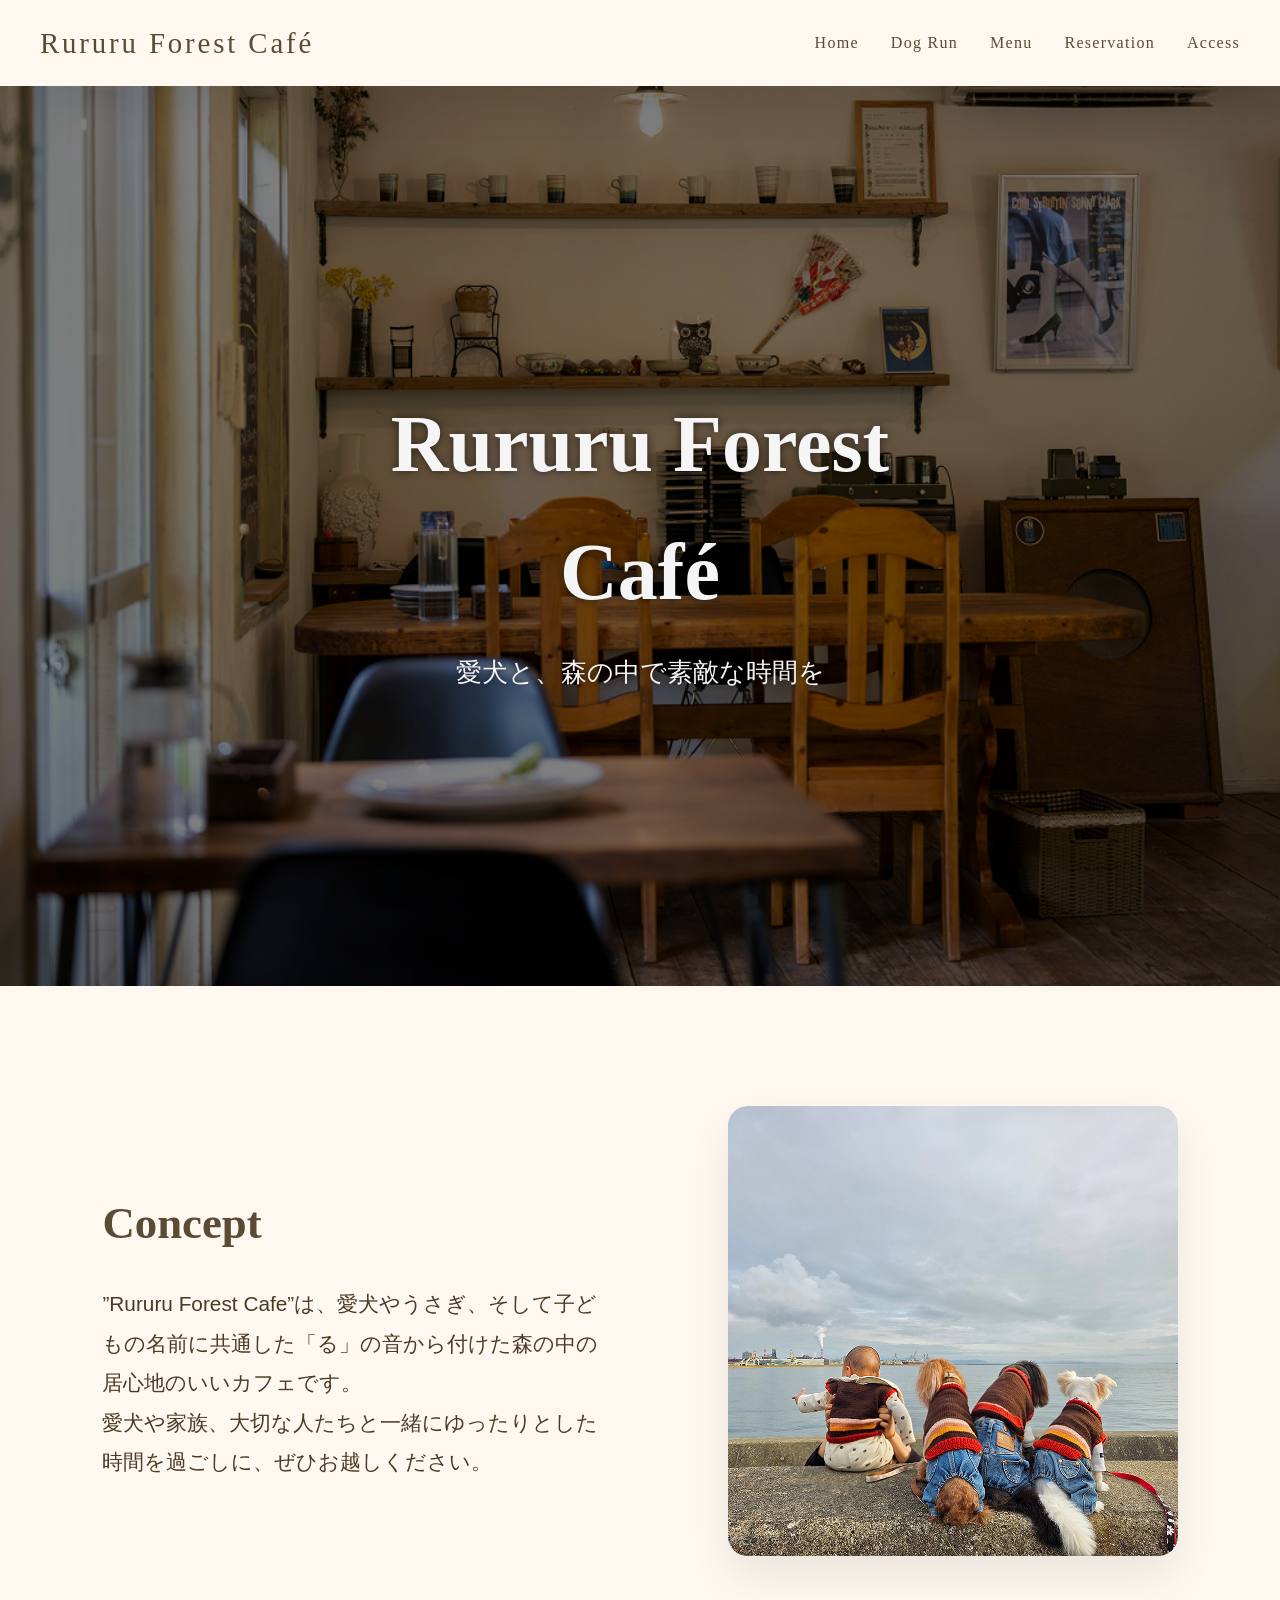
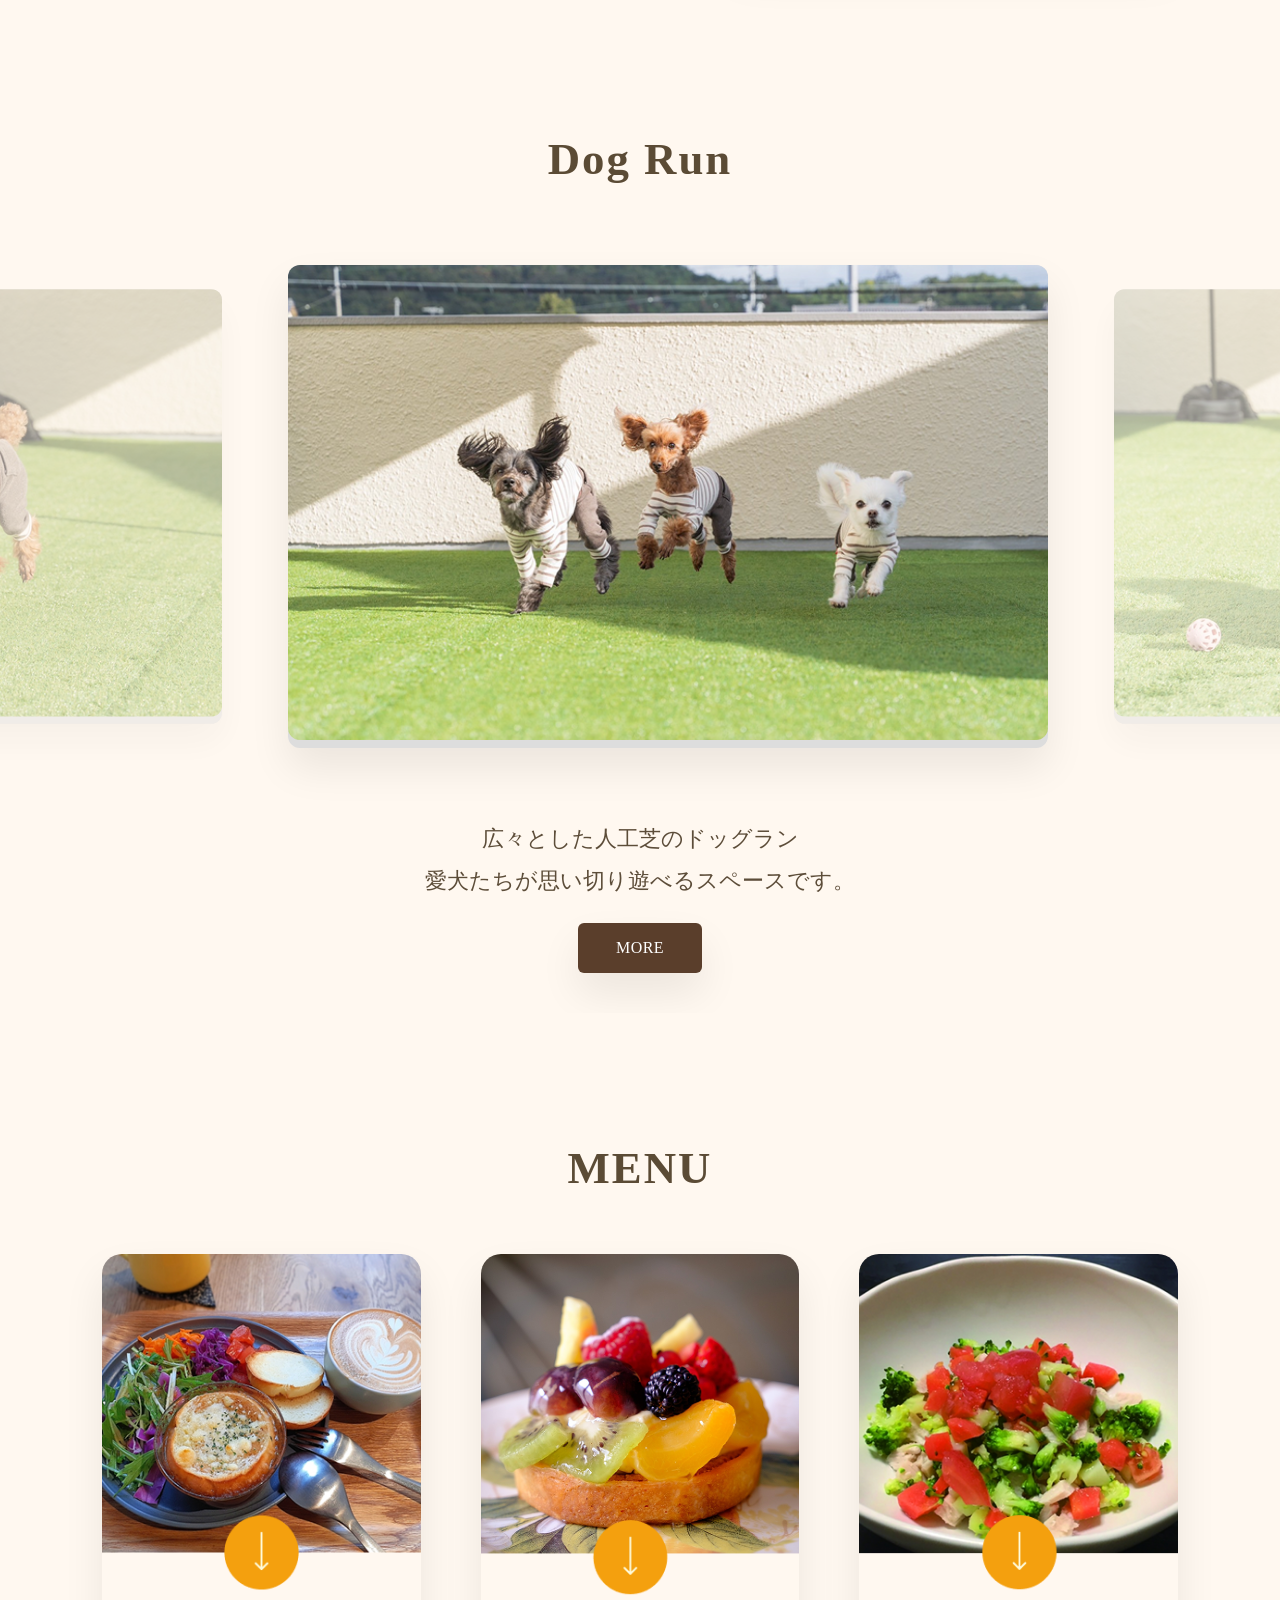
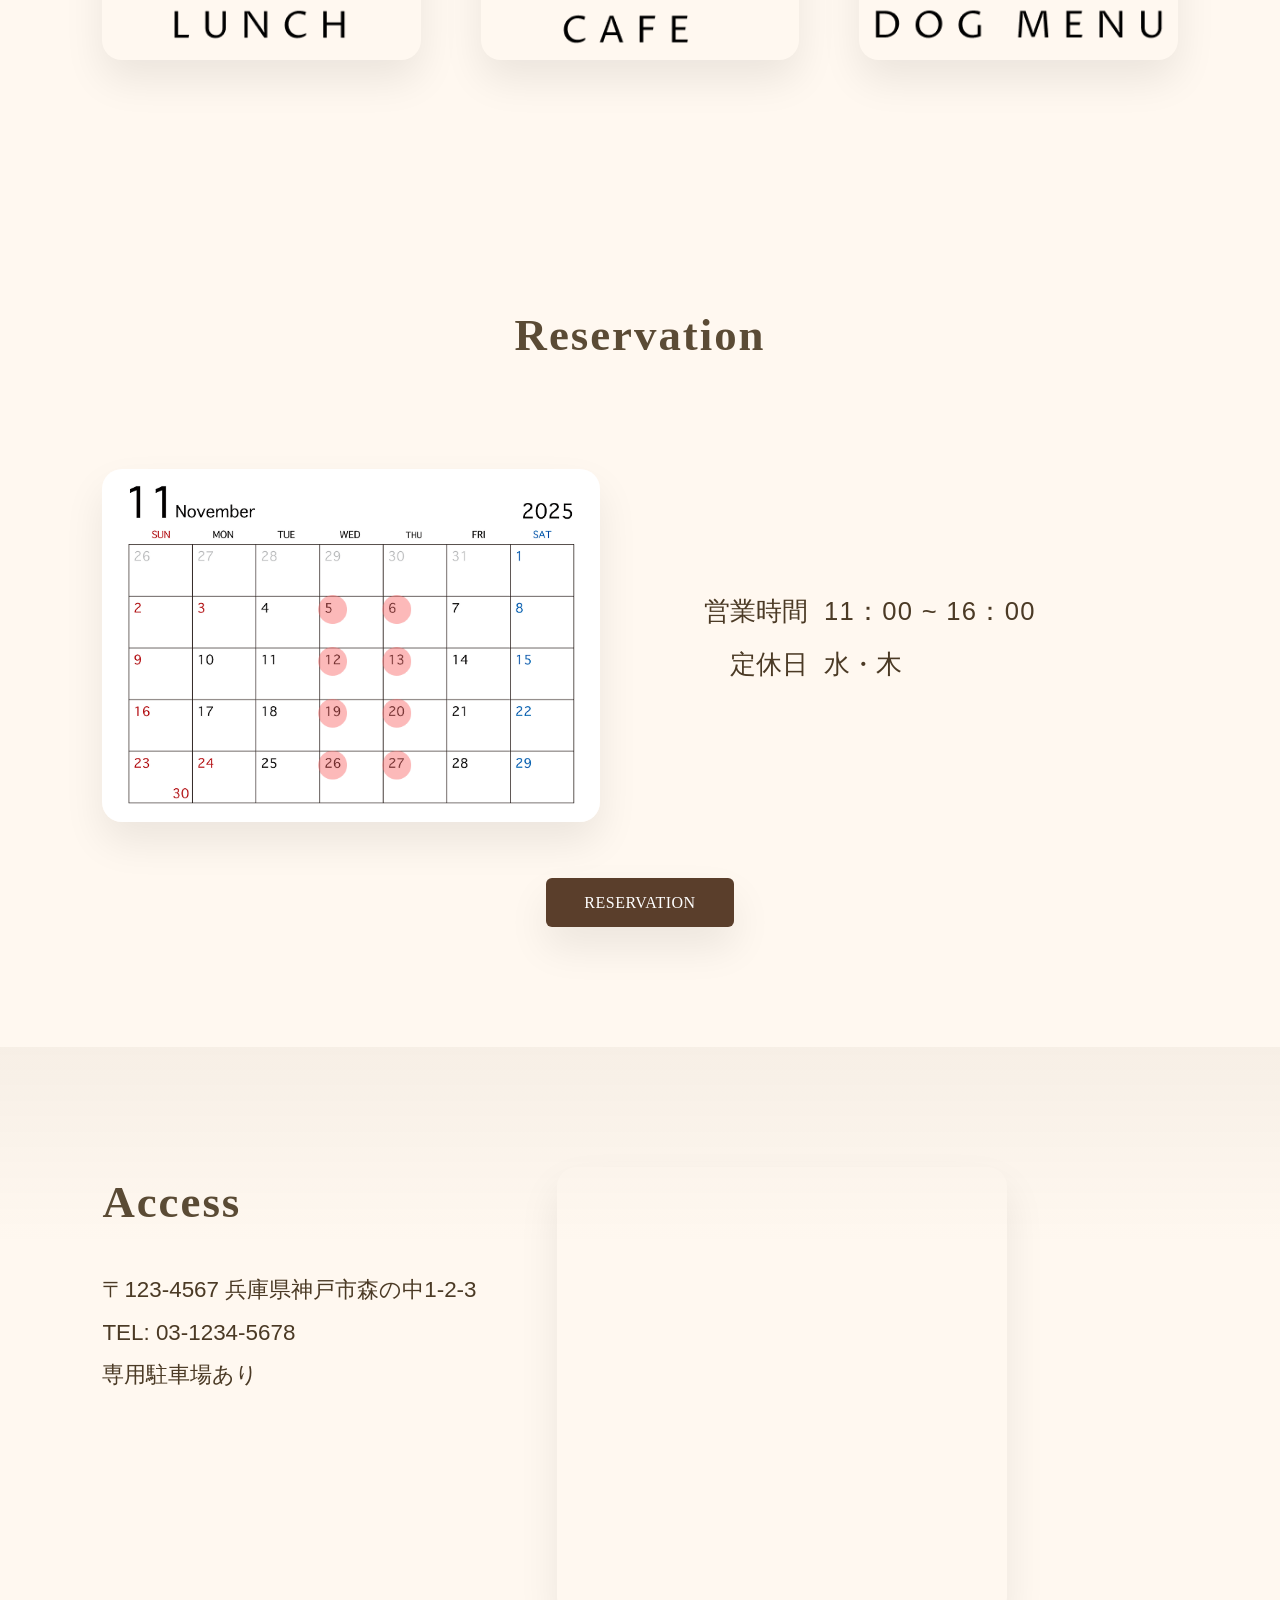
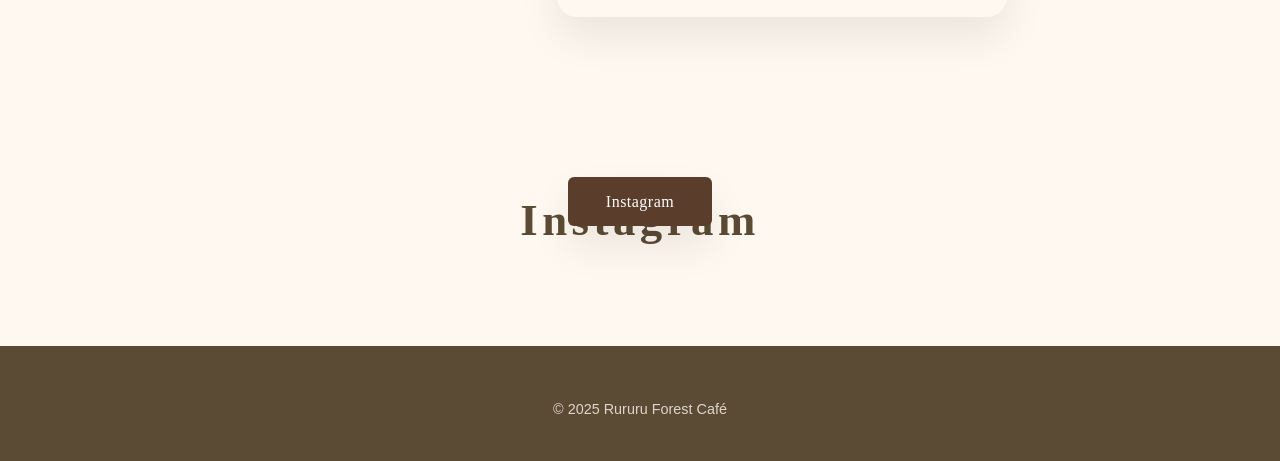
<file: index.html>
<!DOCTYPE html>
<html lang="ja">

<head>
  <meta charset="UTF-8">
  <meta name="viewport" content="width=device-width, initial-scale=1.0">
  <title>Rururu Forest Cafe</title>
  <link rel="stylesheet" href="common/css/style-pc.css">
  <link rel="stylesheet" href="common/css/style-sp.css">
  <meta name="description" content="Rururu Forest Café 愛犬と一緒に過ごせる、森の中のドッグカフェ。ドッグラン・ランチ・予約対応。">
</head>


<body>
  <header class="header">
    <div class="logo">Rururu Forest Café</div>
    <nav class="nav">
      <ul>
        <li><a href="index.html">Home</a></li>
        <li><a href="common/dogrun.html">Dog Run</a></li>
        <li><a href="common/menu.html">Menu</a></li>
        <li><a href="common/reservation.html">Reservation</a></li>
        <li><a href="#access">Access</a></li>
      </ul>
    </nav>

    <button class="hamburger" aria-label="メニュー">
      <span></span>
      <span></span>
      <span></span>
    </button>

  </header>

  <section class="hero">
    <div class="hero-slideshow">
      <img src="images/in-shop.png" alt="店内写真">
      <img src="images/hero2.png" alt="ウィル">
      <img src="images/Hero3.png" alt="3兄妹">
    </div>
    <div class="hero-text">
      <h1>Rururu Forest Café</h1>
      <p>愛犬と、森の中で素敵な時間を</p>

    </div>
  </section>

  <section class="concept">
    <div class="concept-inner">
      <div class="concept-text">
        <h2>Concept</h2>
        <p>”Rururu Forest Cafe”は、愛犬やうさぎ、そして子どもの名前に共通した「る」の音から付けた森の中の居心地のいいカフェです。
        </p>
        <p>愛犬や家族、大切な人たちと一緒にゆったりとした時間を過ごしに、ぜひお越しください。
        </p>
      </div>
      <div class="concept-photo">
        <img src="images/concept.png" alt="コンセプト写真">
      </div>
    </div>
  </section>

  <section class="swiper" id="dogrun">

    <h2 class="dog-run-title">Dog Run</h2>

    <div class="swiper-wrapper">

      <div class="swiper-slide"><img src="images/will,elle,marble.png" alt="ドッグラン1"></div>
      <div class="swiper-slide"><img src="images/willandmarble.png" alt="ドッグラン2"></div>
      <div class="swiper-slide"><img src="images/will.png" alt="ドッグラン3"></div>
      <div class="swiper-slide"><img src="images/elle.png" alt="ドッグラン4"></div>

    </div>

    <div class="dog-run-text">

      <p>広々とした人工芝のドッグラン<br>愛犬たちが思い切り遊べるスペースです。</p>
      <a href="common/dogrun.html" class="btn-primary">MORE</a>
    </div>
  </section>


  <section class="cafe-menu" id="menu">
    <h2 class="section-title">MENU</h2>

    <div class="menu-grid">
      <a href="common/menu.html?filter=lunch" class="menu-card">
        <img src="images/LUNCH.png" alt="ランチメニュー">
      </a>
      <a href="common/menu.html?filter=cafe" class="menu-card">
        <img src="images/CAFE.png" alt="カフェメニュー">
      </a>
      <a href="common/menu.html?filter=dog" class="menu-card">
        <img src="images/DOGMENU.png" alt="ドッグメニュー">
      </a>
    </div>
    <div class="menu-sp-text">
      <p>
        季節のランチや自家製スイーツ、愛犬用メニューをご用意しております。
      </p>
    </div>

    <div class="menu-sp-img">
      <div class="menu-sp-item">
        <img src="common/images/humanmenu.png" alt="ランチメニュー">
      </div>
      <div class="menu-sp-item">
        <img src="common/images/dessert.png" alt="カフェメニュー">
      </div>
      <div class="menu-sp-item">
        <img src="common/images/dogpafe.png" alt="ドッグメニュー">
      </div>
    </div>

    <a href="common/menu.html" class="btn-primary">メニューを見る
    </a>

  </section>

  <section class="reservation">
    <div class="reservation-inner">
      <h2 class="reservation-title">Reservation</h2>
      <div class="reservation-info">
        <div class="info-row">
          <span class="label">営業時間</span>
          <span class="time">11：00 ~ 16：00</span>
        </div>
        <div class="info-row">
          <span class="label">定休日</span>
          <span class="value">水・木</span>
        </div>
      </div>
      <div class="reservation-image">
        <img src="images/calendar.png" alt="カレンダー写真">
      </div>
      <a href="common/reservation.html" class="btn-primary">RESERVATION</a>
    </div>
  </section>

  <section class="access" id="access">
    <div class="access-inner">
      <div class="access-text">
        <h2>Access</h2>
        <p class="access-address">
          〒123-4567
          兵庫県神戸市森の中1-2-3<br>
          TEL: 03-1234-5678
          <br>専用駐車場あり
        </p>
      </div>

      <div class="access-map">
        <iframe
          src="https://www.google.com/maps/embed?pb=!1m18!1m12!1m3!1d5515.3521997435!2d135.04407231019897!3d34.719099312128854!2m3!1f0!2f0!3f0!3m2!1i1024!2i768!4f13.1!3m3!1m2!1s0x60007ff40a1ab8a1%3A0xdeaca24c1b3be23c!2z5YW15bqr55yM56We5oi45biC6KW_5Yy6!5e0!3m2!1sja!2sjp!4v1765113516248!5m2!1sja!2sjp"
          width="600" height="450" style="border:0;" allowfullscreen="" loading="lazy"
          referrerpolicy="no-referrer-when-downgrade">
        </iframe>
      </div>

    </div>
  </section>

  <section class="instagram-feed">
    <h2>Instagram</h2>

    <!-- Elfsight Instagram Feed -->
    <script src="https://elfsightcdn.com/platform.js" async></script>
    <div class="elfsight-app-e1e791db-2df7-4126-914b-53ab63b4fe3b" data-elfsight-app-lazy></div>

    <div class="instagram-link">
      <a href="https://www.instagram.com/your_account/" target="_blank" class="btn-primary">
        Instagram
      </a>
    </div>
  </section>

  <script src="https://static.elfsight.com/platform/platform.js" defer></script>

  <footer class="site-footer">
    <p>© 2025 Rururu Forest Café</p>
  </footer>

  <script src="common/js/dog.js"></script>
  <script src="common/js/swipe.js"></script>

  <script>
    const hamburger = document.querySelector('.hamburger');
    const nav = document.querySelector('.nav');

    hamburger.addEventListener('click', () => {
      hamburger.classList.toggle('active');
      nav.classList.toggle('active');
    });
  </script>

</body>

</html>
</file>
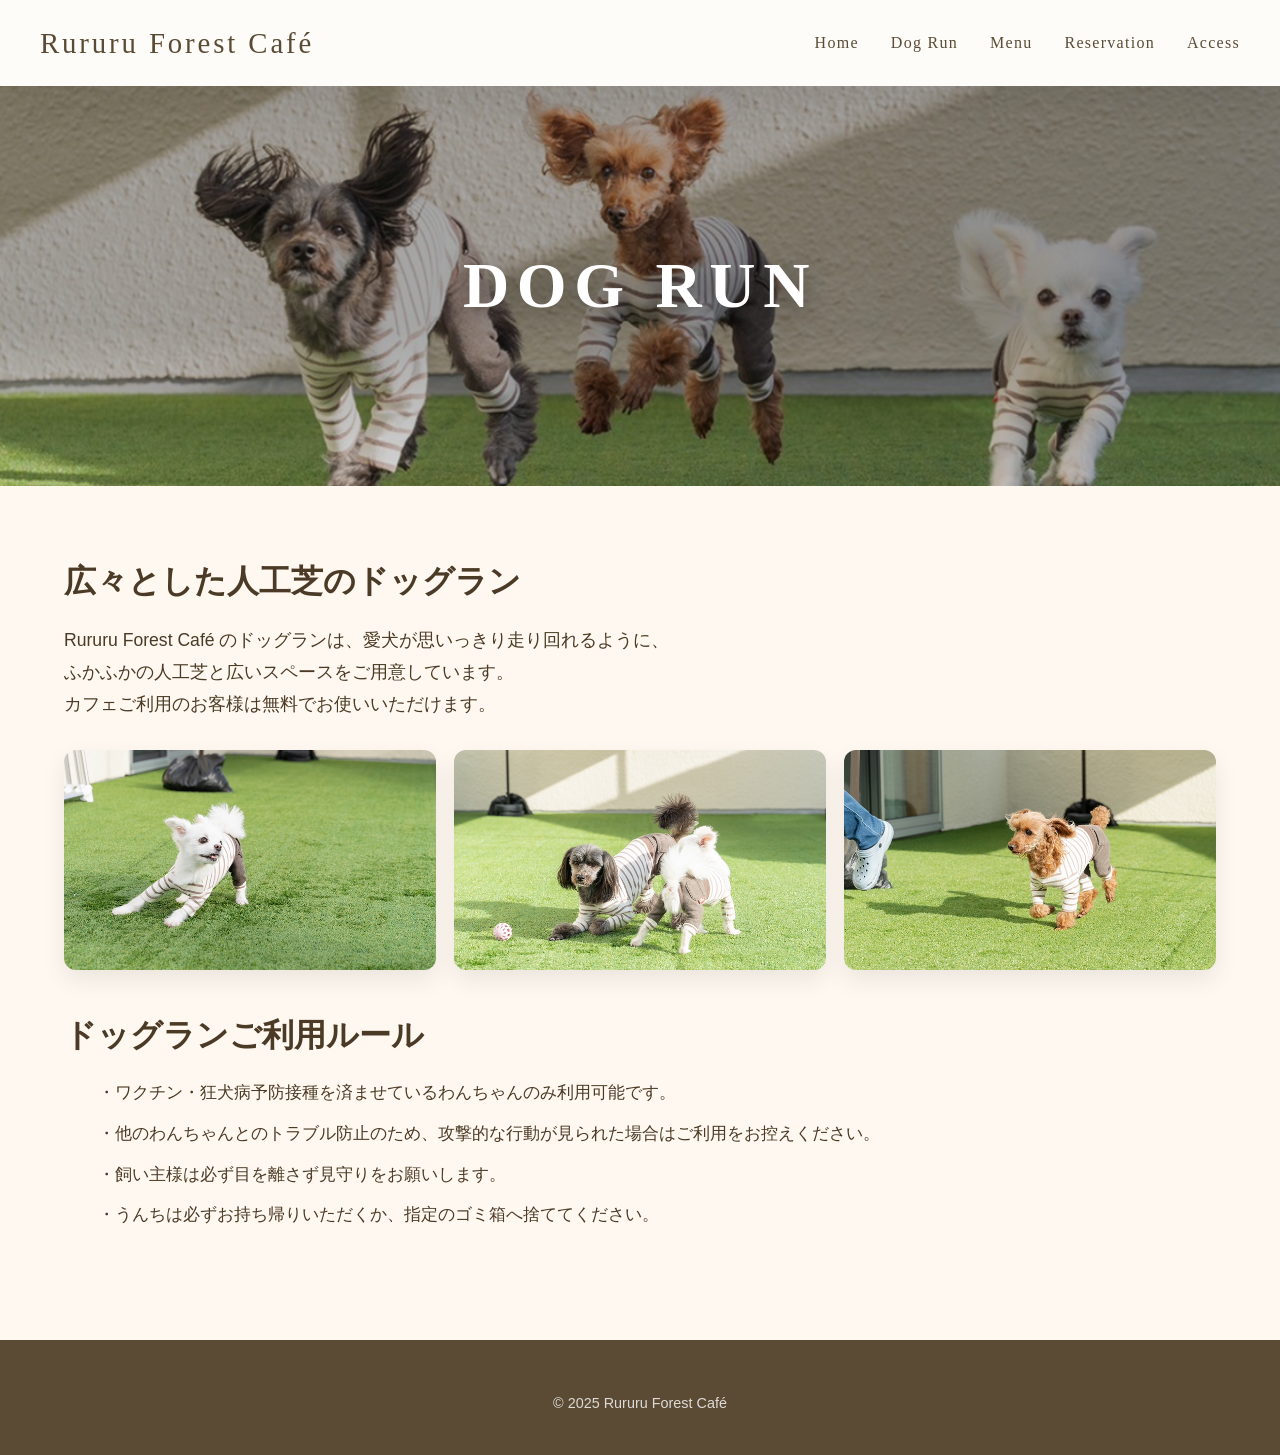
<file: common/dogrun.html>
<!DOCTYPE html>
<html lang="ja">
<head>
  <meta charset="UTF-8">
  <meta name="viewport" content="width=device-width, initial-scale=1.0">
  <title>Dog Run | Rururu Forest Café</title>
  <link rel="stylesheet" href="css/dogrun_style.css">
  
</head>
<body>
<header class="header">
  <div class="logo">Rururu Forest Café</div>
  <nav class="nav">
    <ul>
      <li><a href="../index.html">Home</a></li>
      <li><a href="dogrun.html">Dog Run</a></li>
      <li><a href="menu.html">Menu</a></li>
      <li><a href="reservation.html">Reservation</a></li>
      <li><a href="../index.html#access">Access</a></li>
    </ul>
  </nav>

  <button class="hamburger" aria-label="メニュー">
    <span></span>
    <span></span>
    <span></span>
  </button>

</header>

  <section class="dogrun-hero">
    <div class="dogrun-hero-overlay"></div>
    <h1>DOG RUN</h1>
  </section>

  <section class="dogrun-content">
    <h2>広々とした人工芝のドッグラン</h2>
    <p>
      Rururu Forest Café のドッグランは、愛犬が思いっきり走り回れるように、<br>
      ふかふかの人工芝と広いスペースをご用意しています。<br>
      カフェご利用のお客様は無料でお使いいただけます。
    </p>

    <div class="dogrun-gallery">
      <img src="images/will.png" alt="ドッグラン写真1">
      <img src="images/willandmarble.png" alt="ドッグラン写真2">
      <img src="../images/elle.png" alt="ドッグラン写真3">
    </div>

    <h3>ドッグランご利用ルール</h3>
    <ul class="dogrun-rules">
      <li>・ワクチン・狂犬病予防接種を済ませているわんちゃんのみ利用可能です。</li>
      <li>・他のわんちゃんとのトラブル防止のため、攻撃的な行動が見られた場合はご利用をお控えください。</li>
      <li>・飼い主様は必ず目を離さず見守りをお願いします。</li>
      <li>・うんちは必ずお持ち帰りいただくか、指定のゴミ箱へ捨ててください。</li>
    </ul>
  </section>

  <footer class="site-footer">
  <p>© 2025 Rururu Forest Café</p>
</footer>

<script>
    const hamburger = document.querySelector('.hamburger');
    const nav = document.querySelector('.nav');

    hamburger.addEventListener('click', () => {
      hamburger.classList.toggle('active');
      nav.classList.toggle('active');
    });
</script>
</body>
</html>
</file>
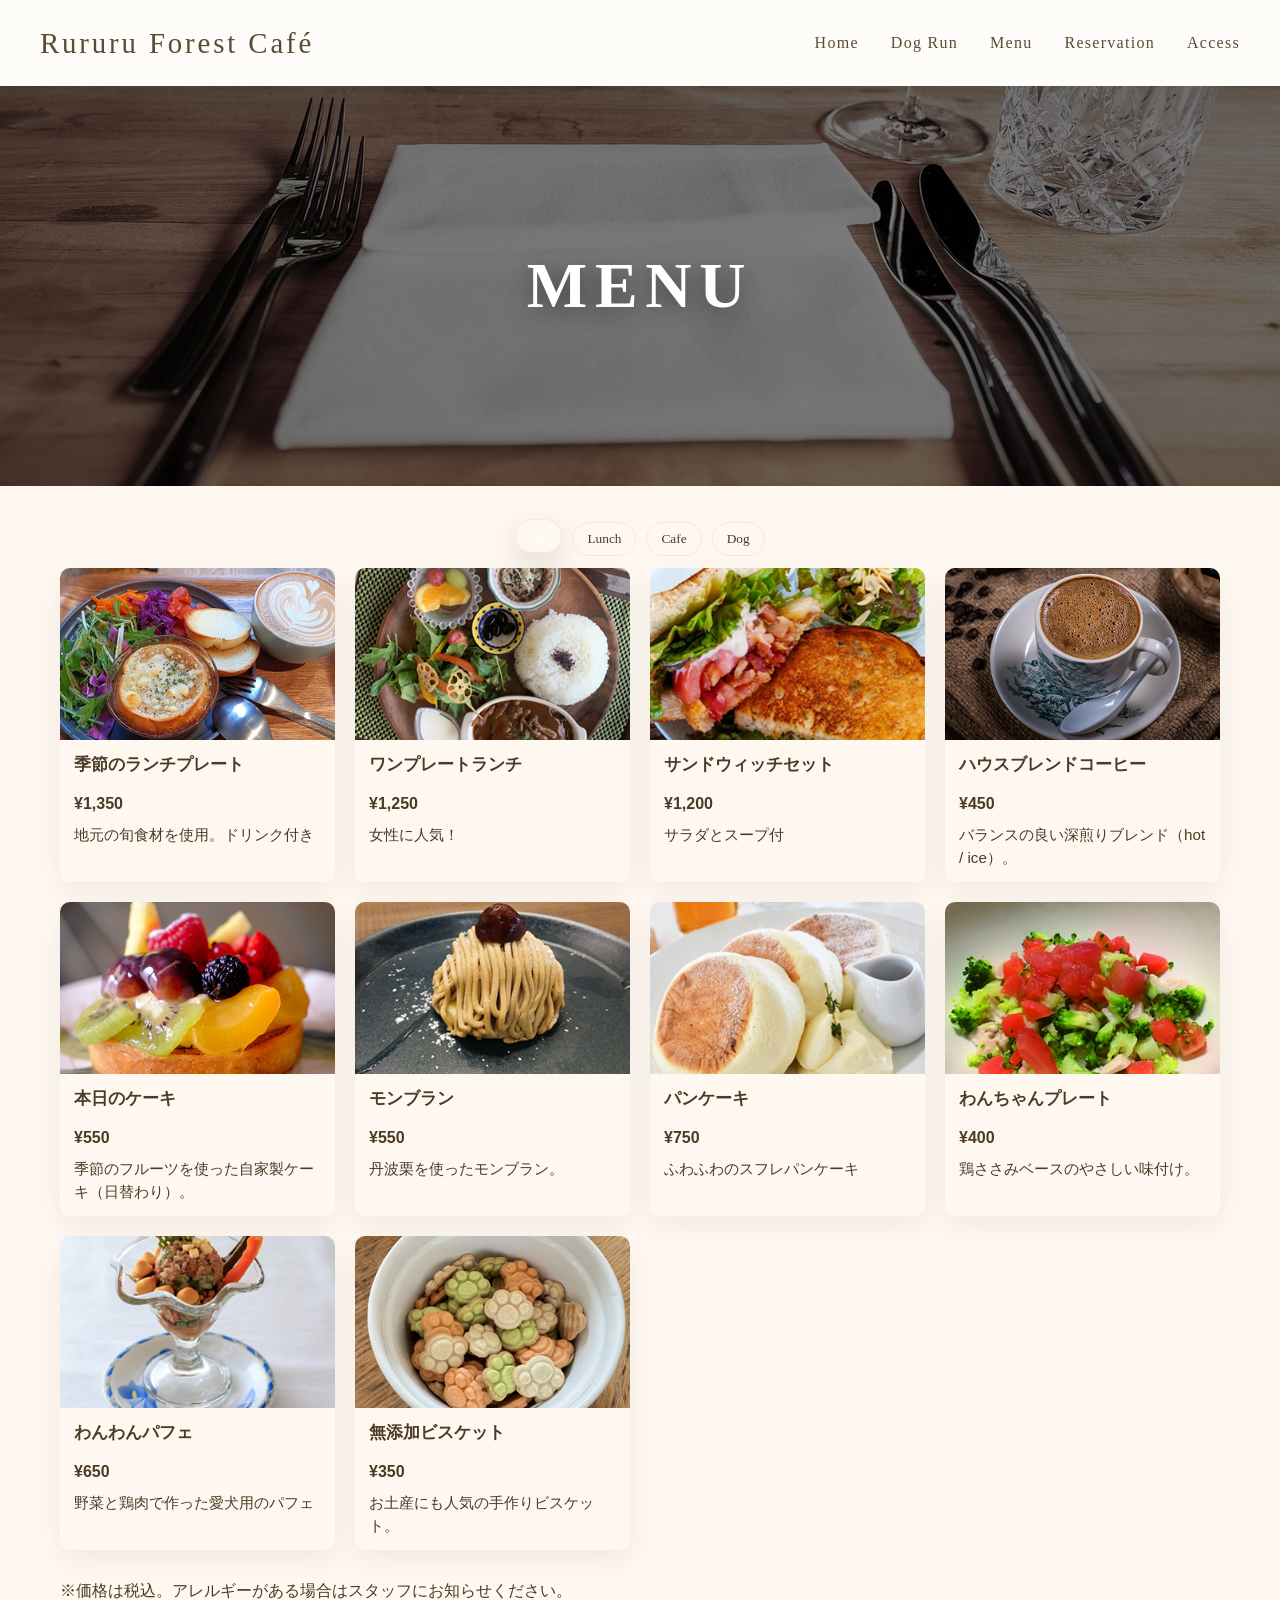
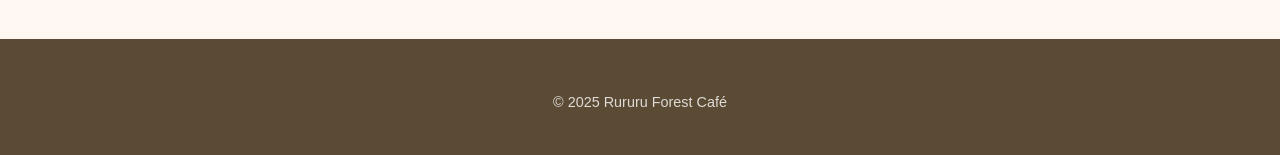
<file: common/menu.html>
<!DOCTYPE html>
<html lang="ja">
<head>
  <meta charset="UTF-8">
  <title>Menu | Rururu Forest Café</title>
  <meta name="viewport" content="width=device-width, initial-scale=1.0">
  <link rel="stylesheet" href="css/menu_style.css"> 
</head>
<body>
<header class="header">
  <div class="logo">Rururu Forest Café</div>
  <nav class="nav">
    <ul>
      <li><a href="../index.html">Home</a></li>
      <li><a href="dogrun.html">Dog Run</a></li>
      <li><a href="menu.html">Menu</a></li>
      <li><a href="reservation.html">Reservation</a></li>
      <li><a href="../index.html#access">Access</a></li>
    </ul>
  </nav>

  <button class="hamburger" aria-label="メニュー">
    <span></span>
    <span></span>
    <span></span>
  </button>

</header>


  <section class="menu-hero">
    <div class="menu-hero-overlay"></div>
    <h1>MENU</h1>
  </section>

  <main class="menu-page">
    <div class="container" style="max-width:1200px;margin:36px auto;padding:0 20px;">

      <div class="menu-filter">
        <button class="filter-btn active" data-filter="all">All</button>
        <button class="filter-btn" data-filter="lunch">Lunch</button>
        <button class="filter-btn" data-filter="cafe">Cafe</button>
        <button class="filter-btn" data-filter="dog">Dog</button>
      </div>

      <div class="menu-grid" id="menu-grid" aria-live="polite">

        <article class="menu-card" data-category="lunch">
          <div class="menu-card-media">
            <img src="images/humanmenu.png" alt="季節のランチプレート">
          </div>
          <div class="menu-card-body">
            <h2>季節のランチプレート</h2>
            <p class="price">¥1,350</p>
            <p class="excerpt">地元の旬食材を使用。ドリンク付き</p>
          </div>
        </article>

        <article class="menu-card" data-category="lunch">
          <div class="menu-card-media">
            <img src="images/onigiri.png" alt="ワンプレートランチ">
          </div>
          <div class="menu-card-body">
            <h2>ワンプレートランチ</h2>
            <p class="price">¥1,250</p>
            <p class="excerpt">女性に人気！</p>
          </div>
        </article>

        <article class="menu-card" data-category="lunch">
          <div class="menu-card-media">
            <img src="images/Sandwitch.png" alt="サンドイッチセット">
          </div>
          <div class="menu-card-body">
            <h2>サンドウィッチセット</h2>
            <p class="price">¥1,200</p>
            <p class="excerpt">サラダとスープ付</p>
          </div>
        </article>

        <article class="menu-card" data-category="cafe">
          <div class="menu-card-media">
            <img src="images/coffee.png" alt="ハウスブレンドコーヒー">
          </div>
          <div class="menu-card-body">
            <h2>ハウスブレンドコーヒー</h2>
            <p class="price">¥450</p>
            <p class="excerpt">バランスの良い深煎りブレンド（hot / ice）。</p>
          </div>
        </article>

        <article class="menu-card" data-category="cafe">
          <div class="menu-card-media">
            <img src="images/dessert.png" alt="本日のケーキ">
          </div>
          <div class="menu-card-body">
            <h2>本日のケーキ</h2>
            <p class="price">¥550</p>
            <p class="excerpt">季節のフルーツを使った自家製ケーキ（日替わり）。</p>
          </div>
        </article>

        <article class="menu-card" data-category="cafe">
          <div class="menu-card-media">
            <img src="images/montblan.png" alt="モンブラン">
          </div>
          <div class="menu-card-body">
            <h2>モンブラン</h2>
            <p class="price">¥550</p>
            <p class="excerpt">丹波栗を使ったモンブラン。</p>
          </div>
        </article>

        <article class="menu-card" data-category="cafe">
          <div class="menu-card-media">
            <img src="images/pancake.png" alt="パンケーキ">
          </div>
          <div class="menu-card-body">
            <h2>パンケーキ</h2>
            <p class="price">¥750</p>
            <p class="excerpt">ふわふわのスフレパンケーキ</p>
          </div>
        </article>

        <article class="menu-card" data-category="dog">
          <div class="menu-card-media">
            <img src="images/dogmenu.png" alt="わんちゃんプレート">
          </div>
          <div class="menu-card-body">
            <h2>わんちゃんプレート</h2>
            <p class="price">¥400</p>
            <p class="excerpt">鶏ささみベースのやさしい味付け。</p>
          </div>
        </article>

        <article class="menu-card" data-category="dog">
          <div class="menu-card-media">
            <img src="images/dogpafe.png" alt="わんちゃんパフェ">
          </div>
          <div class="menu-card-body">
            <h2>わんわんパフェ</h2>
            <p class="price">¥650</p>
            <p class="excerpt">野菜と鶏肉で作った愛犬用のパフェ</p>
          </div>
        </article>

        <article class="menu-card" data-category="dog">
          <div class="menu-card-media">
            <img src="images/dog_cookie.png" alt="無添加ビスケット">
          </div>
          <div class="menu-card-body">
            <h2>無添加ビスケット</h2>
            <p class="price">¥350</p>
            <p class="excerpt">お土産にも人気の手作りビスケット。</p>
          </div>
        </article>

        
      </div>

      <div style="margin-top:28px;">
        <p class="noteb">※価格は税込。アレルギーがある場合はスタッフにお知らせください。</p>
      </div>

    </div>
  </main>

  <div id="menu-modal" class="menu-modal" aria-hidden="true">
    <button id="menu-modal-close" class="menu-modal-close" aria-label="閉じる">✕</button>
    <img id="menu-modal-img" src="[data-uri]" alt="メニュー画像">
  </div>

  <footer class="site-footer">
    <p>© 2025 Rururu Forest Café</p>
  </footer>

  <!-- JS: フィルター + モーダル -->
  <script>
  (function(){
    // filter buttons
    const grid = document.getElementById('menu-grid');
    const buttons = document.querySelectorAll('.filter-btn');
    function setFilter(category){
      const cards = grid.querySelectorAll('.menu-card');
      cards.forEach(card => {
        if (category === 'all' || card.dataset.category === category) {
          card.style.display = '';
          card.style.opacity = 0;
          requestAnimationFrame(()=> card.style.opacity = 1);
        } else {
          card.style.display = 'none';
        }
      });
    }
    buttons.forEach(btn => {
      btn.addEventListener('click', () => {
        buttons.forEach(b=>b.classList.remove('active'));
        btn.classList.add('active');
        setFilter(btn.dataset.filter);
      });
    });

    // modal (click image to open)
    const modal = document.getElementById('menu-modal');
    const modalImg = document.getElementById('menu-modal-img');
    const modalClose = document.getElementById('menu-modal-close');

    grid.addEventListener('click', (e) => {
      const img = e.target.closest('.menu-card')?.querySelector('img');
      if (!img) return;
      modalImg.src = img.src;
      modalImg.alt = img.alt || '';
      modal.setAttribute('aria-hidden','false');
      modal.classList.add('open');
      document.body.style.overflow = 'hidden';
    });

    function closeModal(){
      modal.classList.remove('open');
      modal.setAttribute('aria-hidden','true');
      document.body.style.overflow = '';
      modalImg.src = '';
    }
    modalClose.addEventListener('click', closeModal);
    modal.addEventListener('click', (e) => { if (e.target === modal) closeModal(); });
    document.addEventListener('keydown', (e) => { if (e.key === 'Escape') closeModal(); });
    setFilter('all');
  })();

  const params = new 
  URLSearchParams(window.location.search);
  const filter = params.get('filter');

  if (filter) {
    const btn = document.querySelector(`[data-filter="${filter}"]`);
    if (btn) {
      btn.click();
    }
  }
  </script>

<script>
    const hamburger = document.querySelector('.hamburger');
    const nav = document.querySelector('.nav');

    hamburger.addEventListener('click', () => {
      hamburger.classList.toggle('active');
      nav.classList.toggle('active');
    });
</script>
</body>
</html>
</file>
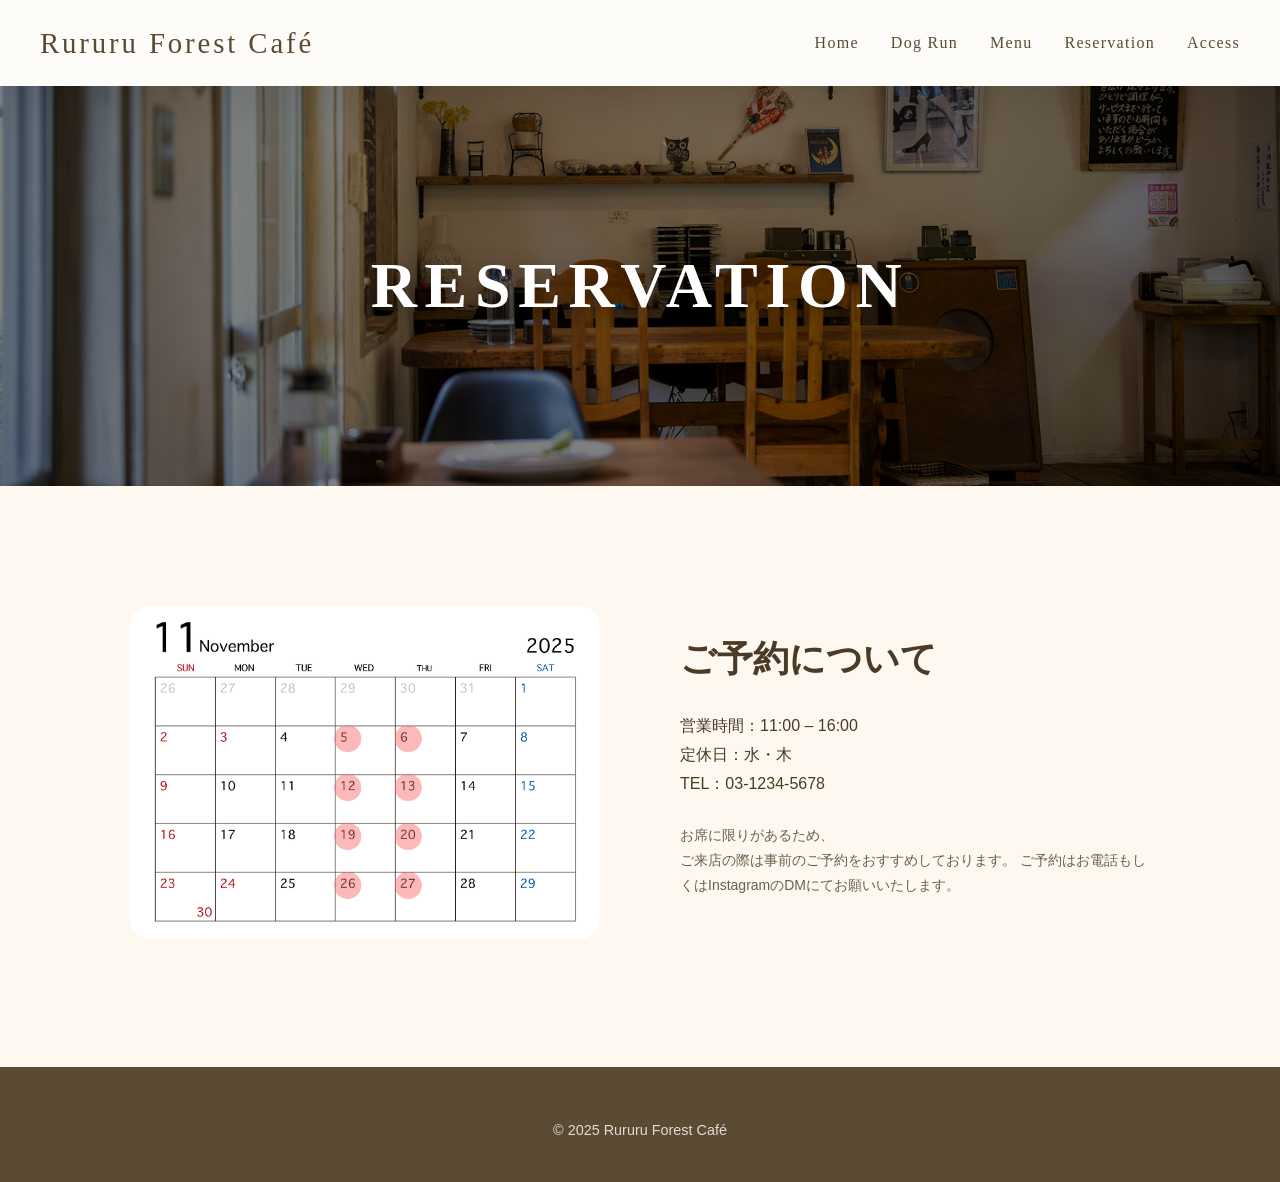
<file: common/reservation.html>
<!DOCTYPE html>
<html lang="ja">
<head>
  <meta charset="UTF-8">
  <title>Reservation | Dog Cafe Clair</title>
  <meta name="viewport" content="width=device-width, initial-scale=1.0">
  <link rel="stylesheet" href="css/reservation_style.css">
</head>

<body>
<header class="header">
  <div class="logo">Rururu Forest Café</div>
  <nav class="nav">
    <ul>
      <li><a href="../index.html">Home</a></li>
      <li><a href="dogrun.html">Dog Run</a></li>
      <li><a href="menu.html">Menu</a></li>
      <li><a href="reservation.html">Reservation</a></li>
      <li><a href="../index.html#access">Access</a></li>
    </ul>
  </nav>

  <button class="hamburger" aria-label="メニュー">
    <span></span>
    <span></span>
    <span></span>
  </button>

</header>

 <section class="reservation-hero">
    <div class="reservation-hero-overlay"></div>
    <h1>RESERVATION</h1>
  </section>

<section class="reservation fade-in">
  <div class="reservation-inner">

    <div class="reservation-image">
      <img src="../images/calendar.png" alt="営業日カレンダー">
    </div>

    <div class="reservation-text">
      <h2>ご予約について</h2>
      <p>
        営業時間：11:00 – 16:00<br>
        定休日：水・木<br>
        TEL：03-1234-5678
      </p>

      <p class="reservation-note">
        お席に限りがあるため、<br>
        ご来店の際は事前のご予約をおすすめしております。
        ご予約はお電話もしくはInstagramのDMにてお願いいたします。
      </p>

    </div>

  </div>
</section>

<footer class="site-footer">
  <p>© 2025 Rururu Forest Café</p>
</footer>

<script>
    const hamburger = document.querySelector('.hamburger');
    const nav = document.querySelector('.nav');

    hamburger.addEventListener('click', () => {
      hamburger.classList.toggle('active');
      nav.classList.toggle('active');
    });
</script>

</body>
</html>
</file>
<file: common/css/style-pc.css>
* {
    margin: 0;
    padding: 0;
    box-sizing: border-box;
}

body {
    font-family: 'Noto Sans JP', sans-serif;
    line-height: 1.6;
    background-color: #fff8f0; 
    color: #4b3a25;
}

section {
    padding: 120px 8%;
}

.header {
    display: flex;
    justify-content: space-between;
    align-items: center;
    padding: 20px 40px;
    background-color: #fff8f0;
    box-shadow: 0 20px 40px rgba(0,0,0,0.08);
    position: sticky;
    top: 0;
    z-index: 10;
}

.header nav ul {
  display: flex;
  align-items: center;
  gap: 32px;           
  list-style: none;
  padding: 0;
  margin: 0;
}

.header nav ul li {
  margin: 0;            
}

/* ナビ全体 */
.header nav ul li a {
  font-family: 'Zen Antique', serif;
  font-size: 1rem;
  letter-spacing: 0.08em;
  color: #5b4b35;
  text-decoration: none;
  position: relative;
  padding: 6px 0;
  transition: color 0.3s ease;
}

.header nav ul li a::after {
  content: "";
  position: absolute;
  left: 0;
  bottom: -4px;
  width: 0%;
  height: 2px;
  background-color: #5b4b35;
  transition: width 0.3s ease;
}



.header nav ul li a:hover::after {
  width: 100%;
}

.header .logo {
  font-family: 'Zen Antique', serif;
  font-size: clamp(1.5rem, 4vw, 1.8rem);
  letter-spacing: 0.1em;
  color: #5b4b35;
}

.hamburger {
  display: none;
  justify-content: space-between;
  width: 24px;
  height: 18px;
  background: none;
  border: none;
  cursor: pointer;
  position: relative;
  z-index: 20;
}

.hamburger span {
  display: block;
  height: 2px;
  background-color: #5b4b35;
  margin: 6px 0;
  transition: 0.3s;
}


/* ------------------------------
  Heroセクション
------------------------------ */
@import url('https://fonts.googleapis.com/css2?family=Zen+Antique&family=Patrick+Hand&display=swap');

.hero {
    position: relative; 
    width: 100%;
    height: 100vh; 
    overflow: hidden;
    display: flex;
    justify-content: center;
    align-items: center;
    color: white;
}

.hero-slideshow img {
    position: absolute;
    top: 0;
    left: 0;
    width: 100%;
    height: 100%;
    object-fit: cover; 
    object-position: center;
    opacity: 0;
        transition: opacity 1s ease-in-out;
        z-index: 0;
}

.hero::after {
    content: "";
    position: absolute;
    bottom: 0;
    left: 0;
    height: 55%;
    width: 100%;
    background: linear-gradient(to top, rgba(0,0,0,0.55),rgba(0,0,0,0.15) transparent);
    z-index: 1;
}

.hero-slideshow::before {
    content: "";
    position: absolute;
    top: 0;
    left: 0;
    width: 100%;
    height: 100%;
    background: rgba(0, 0, 0, 0.5); 
    z-index: 1;
    pointer-events: none; 
}

.hero-slideshow img.active {
    opacity: 1;
}

.hero-text {
    position: absolute;
    top: 50%;
    left: 50%;
    transform: translate(-50%, -50%);
    text-align: center;
    color: whitesmoke;
    z-index: 2;
}

.hero-text h1 {
    font-family:  'Zen Antique', serif;
    font-size: clamp(3rem, 8vw, 5rem);
    margin: 0;
    font-weight: bold;
    text-shadow: 0 0 10px rgba(0,0,0,0.6);
}
.hero-text p {
    font-size: clamp(1.2rem, 2.5vw, 1.6rem);
    margin-top: 1rem;
    text-shadow: 0 0 6px rgba(0,0,0,0.6);
}


/* ------------------------------
  コンセプトセクション
------------------------------ */
.concept {
  background-color: #fff8f0;
    display: flex;
    justify-content: center;
}

.concept-inner {
    max-width: 1100px;
    margin: 0 auto;
    display: flex;
    align-items: center;
    gap: 80px;
}

.concept-text h2 {
    font-family: Zen Antique, serif;
    font-size: 2.8rem;
    margin-bottom: 25px;
    color: #5b4b35;
}
.concept-text p {

    max-width: 520px;
    font-size: 1.3rem;
    line-height: 1.9;
    white-space: normal;
    color: #4b3a25;
}
.concept-photo img {
    width: 450px;
    height: 450px;
    object-fit: cover;
    border-radius: 20px;
    box-shadow: 0 20px 40px rgba(0,0,0,0.08);
    margin-left: 40px;
}

/* ------------------------------
  ドッグランセクション
------------------------------ */
:root {
  --gap: 28px;
  --slide-percent: 0.70; 
  --slide-max-width: 760px;
  --slide-height: 36vh; 
}

.swiper {
  width: 100%;
  padding: 0 var(--gap);
  position: relative;
  overflow: hidden;
}

.swiper-wrapper {
  position: relative;
  display: flex;
  width: max-content;
  flex-direction: row;
  justify-content: flex-start;
  align-items: center;
  will-change: transform;
}

  .swiper-slide {
  flex-shrink: 0;
  width: clamp(0px, calc(var(--slide-percent) * 100%), var(--slide-max-width));
  margin-right: var(--gap);
  aspect-ratio: 16 / 10;
  border-radius: 12px;
  
  background: #ddd;
  transform: scale(0.9);
  opacity: 0.45;
  transition: transform 0.56s ease-in-out;
  box-shadow: 0 20px 40px rgba(0,0,0,0.08);
}

.swiper-slide.active {
  transform: scale(1);
  opacity: 1;
  z-index: 2;
}

.swiper-slide img {
  width: 100%;
  height: 100%;
  object-fit: cover; 
  border-radius: 12px;
}

 .transform-on {
  transition: transform .7s;
}

.transform-off {
  transition: transform 0s;
}


.dog-run-title {
  text-align: center;
  margin-bottom: 30px;
  font-family: var(--base-font);
  padding: 40px 20px;
  font-family: 'Zen Antique', serif;
  font-size: 2.8rem;
  letter-spacing: 2px;
  color: #5b4b35
}

.dog-run-text {
  text-align: center;
  margin-top: 30px;
  padding: 40px 20px;
}

.dog-run-text p {
  font-size: 1.4rem;
  opacity: 0.9;
  line-height: 1.9;
  color: #4b3a25;
  margin-bottom: 20px;
}

.btn-primary {
  display: inline-block;
  padding: 12px 38px;
  background: #5A3E2B;
  color: #fff;
  font-family: Zen Antique, serif;
  border-radius: 20px;
  letter-spacing: 0.03em;
  border: none;
  border-radius: 6px;
  cursor: pointer;
  text-decoration: none;
  box-shadow: 0 20px 40px rgba(0,0,0,0.08);
  transition: background-color 0.3s ease, box-shadow 0.3s ease, transform 0.2s ease;

}

.btn-primary:hover {
  background-color: #7e5e32;
  transform: translate(-2px);
  box-shadow: 0 20px 40px rgba(0,0,0,0.08);
}


/* ------------------------------
  メニューセクション
------------------------------ */
.cafe-menu {
    background-color: #fff8f0;
    text-align: center;
}

.section-title {
    font-family: 'Zen Antique', serif;
    font-size: 2.8rem;
    letter-spacing: 2px;
    color: #5b4b35;
    margin-bottom: 50px;
    text-align: center;
}

.menu-grid {
    display: grid;
    grid-template-columns: repeat(3, 1fr);
    gap: 60px;
    max-width: 1100px;
    margin: 0 auto;
}

.menu-card {
    position: relative;
    display: block;
    overflow: hidden;
    border-radius: 20px;
    box-shadow: 0 20px 40px rgba(0,0,0,0.08);
    transition: transform 0.3s ease, box-shadow 0.3s ease;
}

.menu-card img {
    width: 100%;
    height: auto;
    display: block;
    transition: transform 0.3s ease;
}
.menu-card:hover {
    transform: translateY(-6px);
    box-shadow: 0 20px 40px rgba(0,0,0,0.08);
}

.menu-card:hover img {
    transform: scale(1.05);
}

.menu-sp-text {
    display: none;
}

.menu-sp-img {
    display: none;
}

.cafe-menu > .btn-primary {
    display: none;
}

/* ------------------------------
  予約セクション
------------------------------ */
.reservation {
  background-color: #fff8f0;
}

.reservation-inner {
  max-width: 1100px;
  margin: 0 auto;
  display: grid;
  grid-template-columns: 1fr 1fr;
  grid-template-areas:
    "title title"
    "image text"
    "button button";
  gap: 48px 80px;
  align-items: center;
}

.reservation-title {
  grid-area: title;
  font-family: 'Zen Antique', serif;
    font-size: 2.8rem;
    letter-spacing: 2px;
    color: #5b4b35;
    margin-bottom: 50px;
    text-align: center;
}

.reservation-text {
  grid-area: text;
    font-size: 2rem;
    line-height: 1.9;
    white-space: normal;
    color: #4b3a25;
}

.reservation-info {
  display: flex;
  flex-direction: column;
  gap: 12px;
  margin-bottom: 24px;
  
}

.info-row {
  display: grid;
  grid-template-columns: 8em 1fr;
  column-gap: 16px;
  align-items: baseline;
}

.label {
  font-size: 1.6rem;
  text-align: right;
  white-space: nowrap;
}

.value {
  font-size: 1.6rem;
  text-align: left;
  white-space: nowrap;
}

.reservation-image {
  grid-area: image;
}

.reservation-image img {
  width: 100%;
  max-width: 500px;
  height: auto;
  border-radius: 20px;
  box-shadow: 0 20px 40px rgba(0,0,0,0.08);
}

.reservation-inner .btn-primary {
  grid-area: button;
  justify-self: center;
  width: auto;
}

.time {
    font-family: 'Noto Sans JP', sans-serif;
    font-feature-settings: "palt";
    font-size: 1.6rem;
    letter-spacing: 0.05em;
  }

/* ------------------------------
  アクセスセクション
------------------------------ */
.access {
    background-color: #fff8f0;
    position: relative;
}

.access-inner {
    max-width: 1100px;
    margin: 0 auto;
    display: flex;
    align-items: flex-start;
    gap: 80px;
}

.access-text h2 {
    font-family: Zen Antique, serif;
    font-size: 2.8rem;
    letter-spacing: 2px;
    margin-bottom: 30px;
    color: #5b4b35;
}

.access-address {
    font-size: 1.4rem;
    line-height: 1.9;
    color: #4b3a25;
    margin-bottom: 25px;
}

.access-map iframe {
    width: 450px;
    height: 450px;
    border-radius: 20px;
    border: none;
    box-shadow: 0 20px 40px rgba(0,0,0,0.08);
}

.access::before {
  content: "";
  position: absolute;
  top: 0;
  left: 0;
  width: 100%;
  height: 200px;
  background: linear-gradient(to bottom, rgba(91,75,53,0.05), transparent);
}

/* ------------------------------
  SNSセクション
------------------------------ */

.instagram-feed .elfsight-app-e1e791db-2df7-4126-914b-53ab63b4fe3b {
  transform: scale(0.75);
  transform-origin: top center;
  margin-bottom: -120px;
}

.instagram-feed {
  padding-top: 40px;    
  background-color: #fff8f0;
}

.instagram-feed h2 {
  font-family: 'Zen Antique', serif;
  font-size: 2.8rem;
  letter-spacing: 0.1em;
  color: #5b4b35;
  margin-bottom: 40px;
  text-align: center !important;
  width: 100%;
  margin-left: auto;
  margin-right: auto;
}

.instagram-link {
  margin-top: 30px;
  text-align: center;
}

.instagram-link a {
  display: inline-block;
}


/* ------------------------------
  フッター
------------------------------ */
.site-footer {
    padding: 40px 20px;
    text-align: center;
    background-color: #5b4b35;
    color: #fff8f0;
}

.site-footer p {
    margin-top: 12px;
    font-size: 0.9rem;
    opacity: 0.8;
}

.sns-link {
    color: #fff8f0;
    text-decoration: none;
    font-weight: 600;
    letter-spacing: 0.05em;
}
</file>
<file: common/css/style-sp.css>
@media (max-width: 768px) {
  .concept, .swiper, .cafe-menu, .reservation, .access, .instagram-feed {
    padding: 30px 16px;
  }

  .concept h2, .swiper h2, .cafe-menu h2, .reservation h2, .access h2, .instagram-feed h2 {
    margin-bottom: 16px;
  }

  .concept p, .swiper p, .cafe-menu p, .reservation p, .access p, .instagram-feed p {
    margin-bottom: 16px;
  }
  
    header {
    width: 100%;
    height: 50px;
    position: fixed;
    padding: 0 16px;
    display: flex;
    z-index: 10;
    justify-content: space-between;
    }

  .header .logo {
        font-size: 1.2rem;
        line-height: 1;
        white-space: nowrap;
    }
  
    nav ul {
      flex-direction: column;
      gap: 24px;
    }

  nav.active {
      display: block;
    }

    .hamburger {
      display: block;
      width: 22px;
      height: 50px;
    }

    .hamburger span {
      margin: 4px 0;
      transition: transform 0.3s ease, opacity 0.3s ease;
    }

    .hamburger.active span:nth-child(1) {
      transform: translateY(6px) rotate(45deg);
    }

    .hamburger.active span:nth-child(2) {
      opacity: 0;
    }

    .hamburger.active span:nth-child(3) {
      transform: translateY(-6px) rotate(-45deg);
    
    }

    nav {
      position: absolute;
      top: 100%;
      left: 0;
      width: 100%;
      background: #fdfcf9;
      display: none;
      padding: 24px 0;
      box-shadow: 0 20px 40px rgba(0,0,0,0.08);
    }

  .hero {
    padding: 0;
    height: 55vh;
    padding-top: 56px;
    }

  .hero h1 {
        font-size: 1.4rem;
        text-align: center;
    }

  .hero-text p {
        font-size: 0.95rem;
        line-height: 1.8;
    }

  .container, .content {
        padding: 0 16px;
    }

  .concept-inner {
    flex-direction: column;
    gap: 24px;
    text-align: center;
  }

  .concept-text h2 {
    font-size: 1.6rem;
    margin-bottom: 16px;
  }

  .concept-text p {
    font-size: 0.95rem;
    line-height: 1.8;
    margin-right: 0;
  }

  .concept-photo img {
    max-width: 100%;
    height: auto;
    margin-left: 0;
  }

  .dog-run-title {
    font-size: 1.6rem;
    padding: 24px 0;
  }

  .dog-run-text p {
    font-size: 0.95rem;
    line-height: 1.8;
  }

  .swiper {
    padding: 0 12px;
    overflow-x: hidden;
    -webkit-overflow-scrolling: touch;
  }

  .swiper-wrapper {
    display: flex;
    gap: 0;
  }

  .swiper-slide {
    flex-shrink: 0;
    width: 80vw;
    max-width: none;
    margin-right: 16px;
    aspect-ratio: 16/10;
    transform: scale(0.9);
    opacity: 0.5;
  }

  .swiper-slide-active {
    transform: scale(1);
    opacity: 1;
  } 

.cafe-menu h2 {
    font-size: 1.6rem;
    margin-bottom: 24px;
  }

  .menu-grid {
    display: none;
  }

  .menu-sp-text {
    display: block;
    text-align: center;
    margin-top: 24px;
  }

  .menu-sp-text p {
    font-size: 0.8rem;
    line-height: 1.7;
    margin-bottom: 20px;
  }

  .menu-sp-img {
    display: flex;
    gap: 12px;
    overflow-x: hidden;
    padding-bottom: 15px;
  } 

  .cafe-menu .btn-primary {
    display: inline-block;
  }


  .menu-sp-item {
    flex: 0 0 calc(32% - 6px); 
  }

  .menu-sp-item img {
    width: 100%;
    height: auto;
    border-radius: 8px;
    display: block;
  }

  .menu-sp-img::-webkit-scrollbar {
    display: none;
  }

  .reservation-inner {
    display: flex;
    flex-direction: column;
    text-align: center;
    gap: 0;
  }

  .reservation-title {
    font-size: 1.6rem;
    margin-bottom: 16px;
  }


  .reservation-info {
  display: grid;
  grid-template-columns: max-content auto;
  gap: 16px 24px; 
  font-size: 0.8rem;
  line-height: 1.7;
  align-items: center;
  margin-bottom: 30px;
}

.info-row {
  display: contents; 
}

.label {
  font-family: 'Patrick Hand', cursive;
  font-size: 1.1rem;
  color: #4b3a25;
  text-align: right;
}

.value {
  font-family: 'Noto Sans JP', sans-serif;
  font-size: 1.1rem;
  font-feature-settings: "palt";
  letter-spacing: 0.05em;
  text-align: left;
}

  

  .reservation-image {
    margin-bottom: 24px;
  }

  .reservation-image img {
   margin: 0 auto;
   max-width: 300px;
  }

  .time {
    font-family: 'Noto Sans JP', sans-serif;
    font-feature-settings: "palt";
    font-size: 1.1rem;
    letter-spacing: 0.05em;
  }


  .access-inner {
    display: flex;
    flex-direction: column;
    text-align: center;
    gap: 32px;
  }

  .access-text {
    width: 100%;
    margin: 0 auto;
    text-align: center;
  }

  .access-text h2 {
    font-size: 1.6rem;
    margin-bottom: 16px;
  }

  .access-text p {
    font-size: 0.95rem;
    line-height: 1.8;
  }

  .access-map iframe {
    width: 100%;
    height: 300px;
  }

  .instagram-feed h2 {
    font-size: 1.6rem;
    margin-bottom: 16px;
  }

   :root {
    --slide-height: 28vh;
  }


}
</file>
<file: common/css/dogrun_style.css>
* {
    margin: 0;
    padding: 0;
    box-sizing: border-box;
}

body {
   font-family: 'Noto Sans JP', sans-serif;
    line-height: 1.6;
    background-color: #fff8f0; 
    color: #4b3a25;
}

.header {
    display: flex;
    justify-content: space-between;
    align-items: center;
    padding: 20px 40px;
    background-color: #fdfcf9;
    box-shadow: 0 20px 40px rgba(0,0,0,0.08);
    position: sticky;
    top: 0;
    z-index: 10;
}

.header nav ul {
  display: flex;
  align-items: center;
  gap: 32px;           
  list-style: none;
  padding: 0;
  margin: 0;
}

.header nav ul li {
  margin: 0;            
}

/* ナビ全体 */
.header nav ul li a {
  font-family: 'Zen Antique', serif;
  font-size: 1rem;
  letter-spacing: 0.08em;
  color: #5b4b35;
  text-decoration: none;
  position: relative;
  padding: 6px 0;
  transition: color 0.3s ease;
}

.header nav ul li a::after {
  content: "";
  position: absolute;
  left: 0;
  bottom: -4px;
  width: 0%;
  height: 2px;
  background-color: #5b4b35;
  transition: width 0.3s ease;
}



.header nav ul li a:hover::after {
  width: 100%;
}

.header .logo {
  font-family: 'Zen Antique', serif;
  font-size: clamp(1.5rem, 4vw, 1.8rem);
  letter-spacing: 0.1em;
  color: #5b4b35;
}

.hamburger {
  display: none;
  justify-content: space-between;
  width: 24px;
  height: 18px;
  background: none;
  border: none;
  cursor: pointer;
  position: relative;
  z-index: 20;
}

.hamburger span {
  display: block;
  height: 2px;
  background-color: #5b4b35;
  margin: 6px 0;
  transition: 0.3s;
}





/* ------------------------------
   HERO セクション
------------------------------ */
.dogrun-hero{
  position: relative;
  width: 100%;
  height: 400px;
  display: flex;
  align-items: center;
  justify-content: center;
  background-image: url('../images/dogrun_hero.png');
  background-size: cover;
  
  background-position: center;
  background-repeat: no-repeat;
  overflow: hidden;
}

.dogrun-hero-overlay{
  position: absolute;
  inset: 0; 
  background: linear-gradient(180deg, rgba(0,0,0,0.35) 0%, rgba(0,0,0,0.35) 60%, rgba(0,0,0,0.15) 100%);
  z-index: 1;
}

.dogrun-hero h1{
  position: relative;
  z-index: 2;
  font-family: 'Zen Antique', serif;
  color: #fff;
  font-size: clamp(2.4rem, 6vw, 4rem);
  letter-spacing: 0.12em;
  text-transform: uppercase;
  text-align: center;
  padding: 12px 20px;
  text-shadow: 0 6px 24px rgba(0,0,0,0.45);
}

/* ------------------------------
   コンテンツ領域
------------------------------ */
.dogrun-content{
  max-width: var(--max-width);
  margin: 40px auto 80px auto;
  padding: 30px 5%;
  background: transparent; /* ページ背景と同系統に */
}

.dogrun-content h2{
  font-family: 'Zen Antique', serif;
  font-size: 2rem;
  color: var(--accent);
  margin-bottom: 18px;
}

.dogrun-content p{
  font-size: 1.1rem;
  line-height: 1.8;
  color: var(--muted);
  margin-bottom: 18px;
}

.dogrun-content h3{
  font-family: 'Zen Antique', serif;
  font-size: 2rem;
  color: var(--accent);
  margin-bottom: 18px;
}

/* ------------------------------
   ギャラリー
------------------------------ */
.dogrun-gallery{
  display: grid;
  grid-template-columns: repeat(3, 1fr);
  gap: 18px;
  margin: 30px 0 40px 0;
}

.dogrun-gallery img{
  width: 100%;
  height: 220px;
  object-fit: cover;
  border-radius: 12px;
  box-shadow: 0 10px 24px rgba(0,0,0,0.08);
  transition: transform 0.3s ease, box-shadow 0.3s ease;
}

/* ------------------------------
   ルールリスト
------------------------------ */
.dogrun-rules{
  list-style: none;
  margin-top: 12px;
  padding-left: 0;
  display: grid;
  gap: 12px;
}

.dogrun-rules li{
  padding-left: 34px;
  position: relative;
  font-size: 1.05rem;
  line-height: 1.7;
  color: var(--muted);
}


/* ------------------------------
  フッター
------------------------------ */
.site-footer {
    padding: 40px 20px;
    text-align: center;
    background-color: #5b4b35;
    color: #fff;
}

.site-footer p {
    margin-top: 12px;
    font-size: 0.9rem;
    opacity: 0.8;
}

header .logo{ white-space: nowrap; }

.site-footer{ margin-top: 40px; }


@media (max-width: 768px) {
    header {
    width: 100%;
    height: 50px;
    position: fixed;
    padding: 0 16px;
    display: flex;
    z-index: 1000;
    justify-content: space-between;
    }

  .header .logo {
        font-size: 12px;
        line-height: 1;
        white-space: nowrap;
    }
  
    nav ul {
      flex-direction: column;
      gap: 24px;
    }

  nav.active {
      display: block;
    }

    .hamburger {
      display: block;
      align-items: center;
      justify-content: center;
      width: 22px;
      height: 50px;
    }

    .hamburger span {
      margin: 4px 0;
      transition: transform 0.3s ease, opacity 0.3s ease;
    }

    .hamburger.active span:nth-child(1) {
      transform: translateY(6px) rotate(45deg);
    }

    .hamburger.active span:nth-child(2) {
      opacity: 0;
    }

    .hamburger.active span:nth-child(3) {
      transform: translateY(-6px) rotate(-45deg);
    
    }

    nav {
      position: absolute;
      top: 100%;
      left: 0;
      width: 100%;
      background: #fdfcf9;
      display: none;
      padding: 24px 0;
      box-shadow: 0 20px 40px rgba(0,0,0,0.08);
    }
  .dogrun-hero {
    background-position: center;
    background-size: cover;
    height: 120px;
    box-sizing: border-box;
    }

  .dogrun-hero h1 {
        font-size: 1.8rem;
        text-align: center;
    }
  
  .dogrun-content {
    margin: 20px auto 40px auto;
    padding: 20px 4%;
}
  .dogrun-content h2 {
        font-size: 1.2rem;
        text-align: center;
    }
  
  .dogrun-content h3 {
        font-size: 1.1rem;
        text-align: center;
    }
  
  .dogrun-content p {
        font-size: 0.9rem;
        line-height: 1.7;
        margin: 0 12px;
    }
  
  .dogrun-gallery {
        grid-template-columns: repeat(3, 1fr);
        gap: 10px;
    }
  
  .dogrun-gallery img {
        height: 105px;
    }
  
  .dogrun-rules li {
        font-size: 0.95rem;
        line-height: 1.5;
        padding-left: 10px;
    }
  
  :root {
    --slide-height: 28vh;
  }
}
</file>
<file: common/css/menu_style.css>
* {
    margin: 0;
    padding: 0;
    box-sizing: border-box;
}

body {
   font-family: 'Noto Sans JP', sans-serif;
    line-height: 1.6;
    background-color: #fff8f0; 
    color: #4b3a25;
}

.header {
    display: flex;
    justify-content: space-between;
    align-items: center;
    padding: 20px 40px;
    background-color: #fdfcf9;
    box-shadow: 0 20px 40px rgba(0,0,0,0.08);
    position: sticky;
    top: 0;
    z-index: 10;
}

.header nav ul {
  display: flex;
  align-items: center;
  gap: 32px;           
  list-style: none;
  padding: 0;
  margin: 0;
}

.header nav ul li {
  margin: 0;            
}

/* ナビ全体 */
.header nav ul li a {
  font-family: 'Zen Antique', serif;
  font-size: 1rem;
  letter-spacing: 0.08em;
  color: #5b4b35;
  text-decoration: none;
  position: relative;
  padding: 6px 0;
  transition: color 0.3s ease;
}

.header nav ul li a::after {
  content: "";
  position: absolute;
  left: 0;
  bottom: -4px;
  width: 0%;
  height: 2px;
  background-color: #5b4b35;
  transition: width 0.3s ease;
}



.header nav ul li a:hover::after {
  width: 100%;
}

.header .logo {
  font-family: 'Zen Antique', serif;
  font-size: clamp(1.5rem, 4vw, 1.8rem);
  letter-spacing: 0.1em;
  color: #5b4b35;
}

.hamburger {
  display: none;
  justify-content: space-between;
  width: 24px;
  height: 18px;
  background: none;
  border: none;
  cursor: pointer;
  position: relative;
  z-index: 20;
}

.hamburger span {
  display: block;
  height: 2px;
  background-color: #5b4b35;
  margin: 6px 0;
  transition: 0.3s;
}



/* ページ全体のコンテナ調整（menu.html 内の .container に合わせる） */
.menu-page .container{
  max-width:var(--max-width);
  margin:36px auto;
  padding:0 20px;
  box-sizing:border-box;
}

/* ----- HERO ----- */
.menu-hero{
  position: relative;
  width: 100%;
  height: 400px; 
  display: flex;
  align-items: center;
  justify-content: center;
  background-image: url('../images/menu_hero.png');
  background-size: cover;
  
  background-position: center;
  background-repeat: no-repeat;
  overflow: hidden;
}

.menu-hero-overlay{
  position: absolute;
  inset: 0; 
  background: linear-gradient(rgba(0,0,0,0.5) 0%, rgba(0,0,0,0.5) 60%, rgba(0,0,0,0.5) 100%);
  z-index: 1;
}

.menu-hero h1{
  position: relative;
  z-index: 2;
  font-family: 'Zen Antique', serif;
  color: #fff;
  font-size: clamp(2.4rem, 6vw, 4rem);
  letter-spacing: 0.12em;
  text-transform: uppercase;
  text-align: center;
  padding: 12px 20px;
  text-shadow: 0 6px 24px rgba(0,0,0,0.45);
}

/* ----- filter ボタン群 ----- */
.menu-filter{
  display:flex;
  gap:10px;
  flex-wrap:wrap;
  justify-content:center;
  margin:20px 0 8px;
}
.menu-filter .filter-btn{
  background:var(--surface);
  border:1px solid rgba(0,0,0,0.06);
  padding:8px 14px;
  border-radius:999px;
  cursor:pointer;
  font-family:'Zen Antique', serif;
  color:var(--accent);
  transition: transform .15s ease, box-shadow .15s ease, background .15s ease, color .15s ease;
  user-select:none;
}
.menu-filter .filter-btn.active{
  background:var(--accent);
  color:#fff;
  transform:translateY(-3px);
  box-shadow:0 10px 28px rgba(0,0,0,0.12);
}

/* ----- グリッド（カード群） ----- */
.menu-grid{
  display:grid;
  gap:20px;
  grid-template-columns: repeat(auto-fit, minmax(240px, 1fr));
  margin-top:12px;
}

/* カード共通 */
.menu-card{
  background:var(--card-bg);
  border-radius:10px;
  overflow:hidden;
  box-shadow:0 10px 28px rgba(0,0,0,0.06);
  display:flex;
  flex-direction:column;
  cursor:pointer;
  transition: transform .22s ease, box-shadow .22s ease;
  will-change: transform;
}
.menu-card:hover{
  transform:translateY(-6px) scale(1.01);
  box-shadow:0 20px 60px rgba(0,0,0,0.12);
}

/* カードのメディア領域（画像） */
.menu-card-media{
  width:100%;
  aspect-ratio:16/10;
  overflow:hidden;
  background:#eee;
}
.menu-card-media img{
  width:100%;
  height:100%;
  object-fit:cover;
  display:block;
  transition: transform .45s ease;
}
.menu-card:hover .menu-card-media img{
  transform: scale(1.03);
}

/* カード本文 */
.menu-card-body{
  padding:12px 14px;
  display:flex;
  flex-direction:column;
  gap:8px;
}
.menu-card-body h2{
  margin:0;
  font-size:1.05rem;
  color:var(--accent-dark);
}
.menu-card-body .price{
  color:var(--accent-dark);
  font-weight:700;
  margin-top:4px;
}
.menu-card-body .excerpt{
  margin:0;
  color:var(--muted);
  font-size:0.95rem;
  line-height:1.5;
}

/* ----- ラベル／タグ（任意） ----- */
.menu-card .tag{
  display:inline-block;
  background:rgba(90,62,43,0.08);
  color:var(--accent-dark);
  padding:4px 8px;
  border-radius:999px;
  font-size:0.82rem;
  margin-right:6px;
}

/* ----- モーダル（画像拡大） ----- */
.menu-modal{
  position:fixed;
  inset:0;
  display:grid;
  place-items:center;
  background:rgba(0,0,0,0.72);
  z-index:4000;
  opacity:0;
  pointer-events:none;
  transition:opacity .18s ease;
}
.menu-modal.open{
  opacity:1;
  pointer-events:auto;
}
.menu-modal img{
  max-width:92%;
  max-height:84vh;
  border-radius:8px;
  box-shadow:0 20px 70px rgba(0,0,0,0.6);
}
.menu-modal-close{
  position:fixed;
  top:20px;
  right:20px;
  z-index:4100;
  background:#fff;
  border:none;
  padding:8px 10px;
  border-radius:8px;
  cursor:pointer;
}

/* ------------------------------
  フッター
------------------------------ */
.site-footer {
    padding: 40px 20px;
    text-align: center;
    background-color: #5b4b35;
    color: #fff;
}

.site-footer p {
    margin-top: 12px;
    font-size: 0.9rem;
    opacity: 0.8;
}

.sns-link {
    color: #fff;
    text-decoration: none;
    font-weight: 600;
    letter-spacing: 0.05em;
}


/* ----- ユーティリティ（小さな調整） ----- */
.menu-page .note{ color:var(--muted); font-style:italic; margin-top:8px; }
.menu-page .container > p { margin-top:18px; }


@media (max-width: 768px) {
    header {
    width: 100%;
    height: 50px;
    position: fixed;
    padding: 0 16px;
    display: flex;
    z-index: 1000;
    justify-content: space-between;
    }

  .header .logo {
        font-size: 12px;
        line-height: 1;
        white-space: nowrap;
    }
  
    nav ul {
      flex-direction: column;
      gap: 24px;
    }

  nav.active {
      display: block;
    }

    .hamburger {
      display: block;
      align-items: center;
      justify-content: center;
      width: 22px;
      height: 50px;
    }

    .hamburger span {
      margin: 4px 0;
      transition: transform 0.3s ease, opacity 0.3s ease;
    }

    .hamburger.active span:nth-child(1) {
      transform: translateY(6px) rotate(45deg);
    }

    .hamburger.active span:nth-child(2) {
      opacity: 0;
    }

    .hamburger.active span:nth-child(3) {
      transform: translateY(-6px) rotate(-45deg);
    
    }

    nav {
      position: absolute;
      top: 100%;
      left: 0;
      width: 100%;
      background: #fdfcf9;
      display: none;
      padding: 24px 0;
      box-shadow: 0 20px 40px rgba(0,0,0,0.08);
    }

   .menu-hero {
    background-position: center;
    background-size: cover;
    height: 120px;
    box-sizing: border-box;
    }

  .menu-hero h1 {
        font-size: 1.8rem;
        text-align: center;
    }

  .menu-grid{
  grid-template-columns: repeat(3, 1fr);
        gap: 10px;
}

.menu-card-body h2{
  font-size: 0.6rem;
  letter-spacing: 0px;
}

.menu-card-body .price{
  font-size: 0.6rem;
  letter-spacing: 0px;
}

.menu-card-body .excerpt{
  display: none;
}

.note {
  font-size: 0.75rem;
}

:root {
    --slide-height: 28vh;
  }

}
</file>
<file: common/css/reservation_style.css>
* {
    margin: 0;
    padding: 0;
    box-sizing: border-box;
}

body {
   font-family: 'Noto Sans JP', sans-serif;
    line-height: 1.6;
    background-color: #fff8f0; 
    color: #4b3a25;
}

.header {
    display: flex;
    justify-content: space-between;
    align-items: center;
    padding: 20px 40px;
    background-color: #fdfcf9;
    box-shadow: 0 20px 40px rgba(0,0,0,0.08);
    position: sticky;
    top: 0;
    z-index: 10;
}

.header nav ul {
  display: flex;
  align-items: center;
  gap: 32px;           
  list-style: none;
  padding: 0;
  margin: 0;
}

.header nav ul li {
  margin: 0;            
}

/* ナビ全体 */
.header nav ul li a {
  font-family: 'Zen Antique', serif;
  font-size: 1rem;
  letter-spacing: 0.08em;
  color: #5b4b35;
  text-decoration: none;
  position: relative;
  padding: 6px 0;
  transition: color 0.3s ease;
}

.header nav ul li a::after {
  content: "";
  position: absolute;
  left: 0;
  bottom: -4px;
  width: 0%;
  height: 2px;
  background-color: #5b4b35;
  transition: width 0.3s ease;
}



.header nav ul li a:hover::after {
  width: 100%;
}

.header .logo {
  font-family: 'Zen Antique', serif;
  font-size: clamp(1.5rem, 4vw, 1.8rem);
  letter-spacing: 0.1em;
  color: #5b4b35;
}

.hamburger {
  display: none;
  justify-content: space-between;
  width: 24px;
  height: 18px;
  background: none;
  border: none;
  cursor: pointer;
  position: relative;
  z-index: 20;
}

.hamburger span {
  display: block;
  height: 2px;
  background-color: #5b4b35;
  margin: 6px 0;
  transition: 0.3s;
}




/* ===== Reservation Hero ===== */
.reservation-hero{
  position: relative;
  width: 100%;
  height: 400px; 
  display: flex;
  align-items: center;
  justify-content: center;
  background-image: url('../../images/in-shop.png');
  background-size: cover;
  
  background-position: center;
  background-repeat: no-repeat;
  overflow: hidden;
}
.reservation-hero-overlay{
  position: absolute;
  inset: 0; 
  background: linear-gradient(rgba(0,0,0,0.5) 0%, rgba(0,0,0,0.5) 60%, rgba(0,0,0,0.5) 100%);
  z-index: 1;
}

.reservation-hero h1{
  position: relative;
  z-index: 2;
  font-family: 'Zen Antique', serif;
  color: #fff;
  font-size: clamp(2.4rem, 6vw, 4rem);
  letter-spacing: 0.12em;
  text-transform: uppercase;
  text-align: center;
  padding: 12px 20px;
  text-shadow: 0 6px 24px rgba(0,0,0,0.45);
}


/* ===== Reservation Section ===== */
.reservation {
  margin: 120px 0;
}

.reservation-inner {
  max-width: 1100px;
  margin: 0 auto;
  padding: 0 40px;
  display: grid;
  grid-template-columns: 1fr 1fr;
  gap: 80px;
  align-items: center;
}

/* image */
.reservation-image img {
  width: 100%;
  border-radius: 20px;
}

/* text */
.reservation-text h2 {
  font-size: 36px;
  margin-bottom: 24px;
  font-family: 'Zen Antique', serif;
}

.reservation-text p {
  line-height: 1.8;
  margin-bottom: 24px;
}

.reservation-note {
  font-size: 14px;
  opacity: 0.8;
  margin-bottom: 40px;
}

/* ===== Back ===== */
.reservation-back {
  text-align: center;
  margin-bottom: 120px;
}

/* ------------------------------
  フッター
------------------------------ */
.site-footer {
    padding: 40px 20px;
    text-align: center;
    background-color: #5b4b35;
    color: #fff;
}

.site-footer p {
    margin-top: 12px;
    font-size: 0.9rem;
    opacity: 0.8;
}

.sns-link {
    color: #fff;
    text-decoration: none;
    font-weight: 600;
    letter-spacing: 0.05em;
}

/* ===== Responsive ===== */
@media (max-width: 768px) {
    header {
    width: 100%;
    height: 50px;
    position: fixed;
    padding: 0 16px;
    display: flex;
    z-index: 1000;
    justify-content: space-between;
    }

  .header .logo {
        font-size: 12px;
        line-height: 1;
        white-space: nowrap;
    }
  
    nav ul {
      flex-direction: column;
      gap: 24px;
    }

  nav.active {
      display: block;
    }

    .hamburger {
      display: block;
      align-items: center;
      justify-content: center;
      width: 22px;
      height: 50px;
    }

    .hamburger span {
      margin: 4px 0;
      transition: transform 0.3s ease, opacity 0.3s ease;
    }

    .hamburger.active span:nth-child(1) {
      transform: translateY(6px) rotate(45deg);
    }

    .hamburger.active span:nth-child(2) {
      opacity: 0;
    }

    .hamburger.active span:nth-child(3) {
      transform: translateY(-6px) rotate(-45deg);
    
    }

    nav {
      position: absolute;
      top: 100%;
      left: 0;
      width: 100%;
      background: #fdfcf9;
      display: none;
      padding: 24px 0;
      box-shadow: 0 20px 40px rgba(0,0,0,0.08);
    }
  
  .reservation {
      margin: 40px 0;
    }

  .reservation-hero {
    background-position: center;
    background-size: cover;
    height: 120px;
    box-sizing: border-box;
    }

  .reservation-hero h1 {
        font-size: 1.8rem;
        text-align: center;
    }

    .reservation-inner {
      grid-template-columns: 1fr;
      gap: 20px;
      padding: 0 20px;
    }

  .reservation-image{ 
    order: 2;
  }

  .reservation-text{
    order: 1;
}

.reservation-text h2 {
      font-size: 25px;
      margin-bottom: 16px;
      text-align: center; 
}
.reservation-text p {
      font-size: 14px;
      margin-left: 20px;
  }

:root {
    --slide-height: 28vh;
  }

}
</file>
